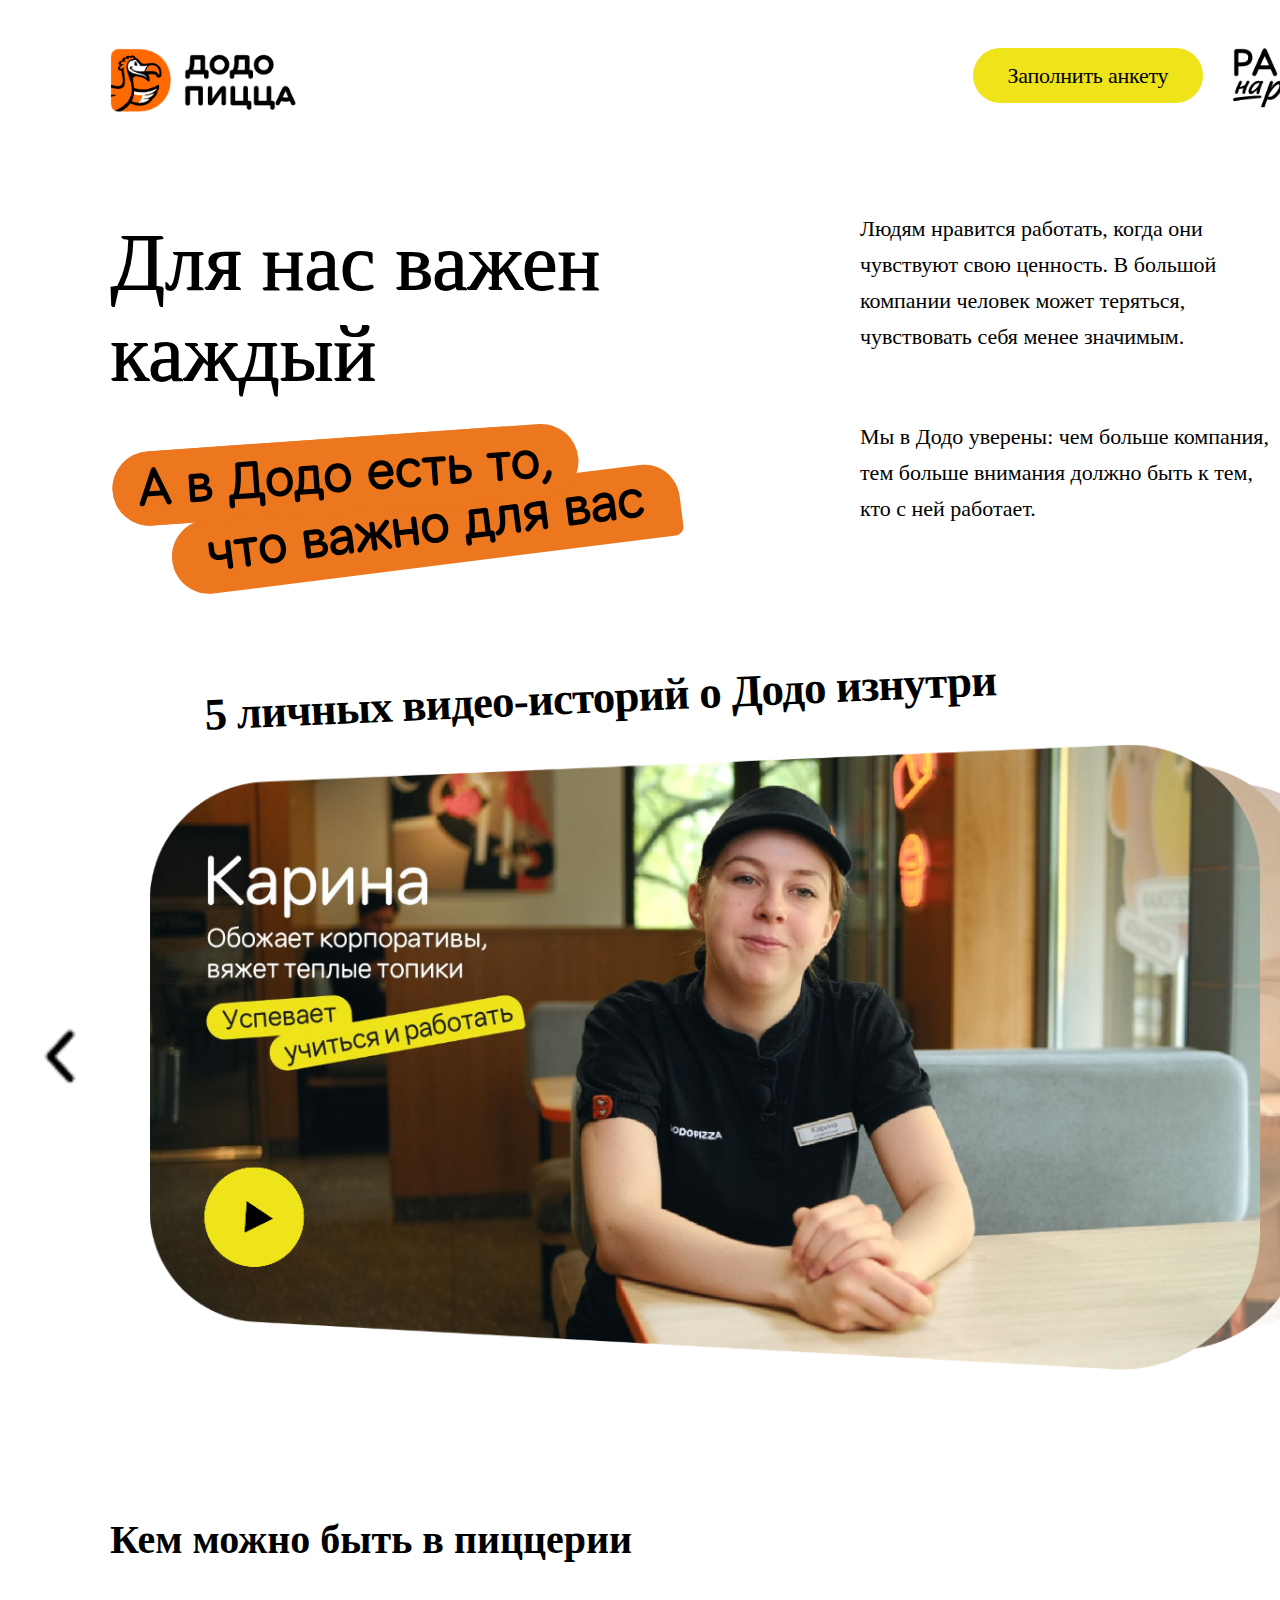
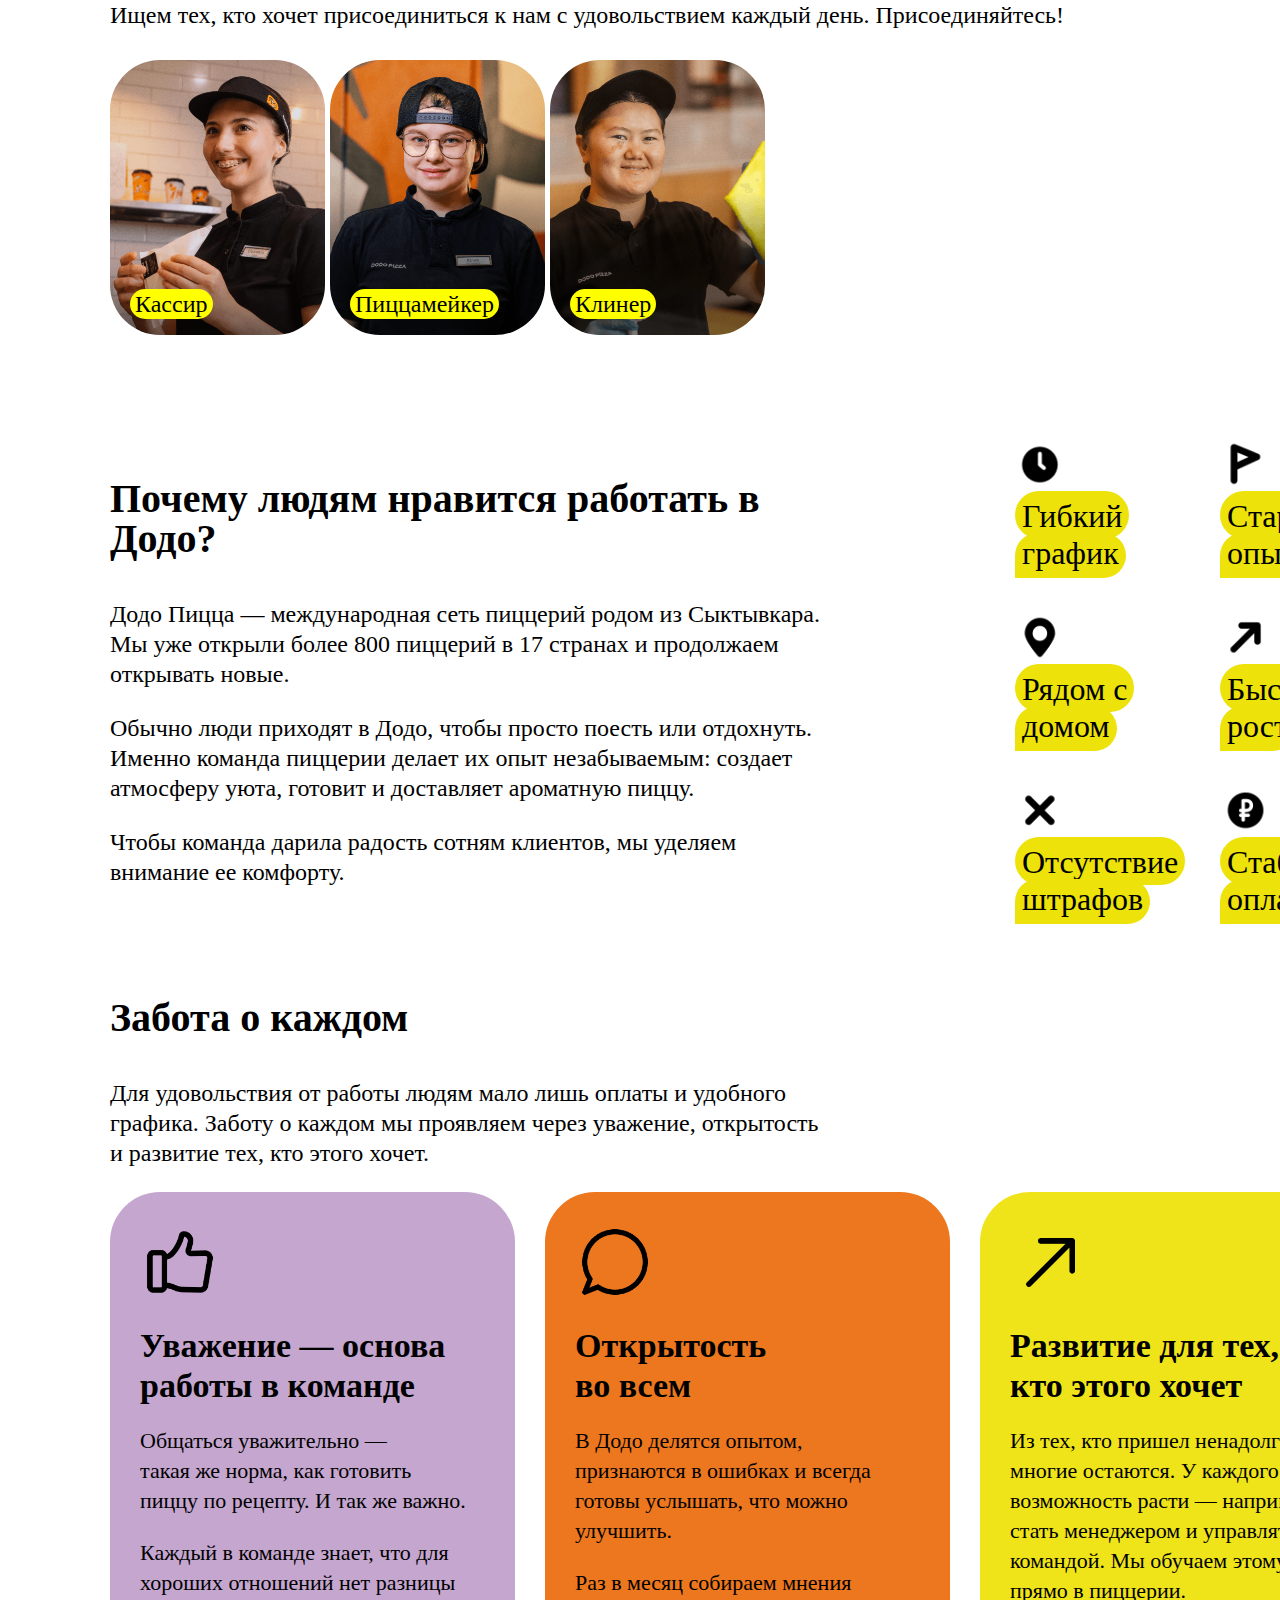
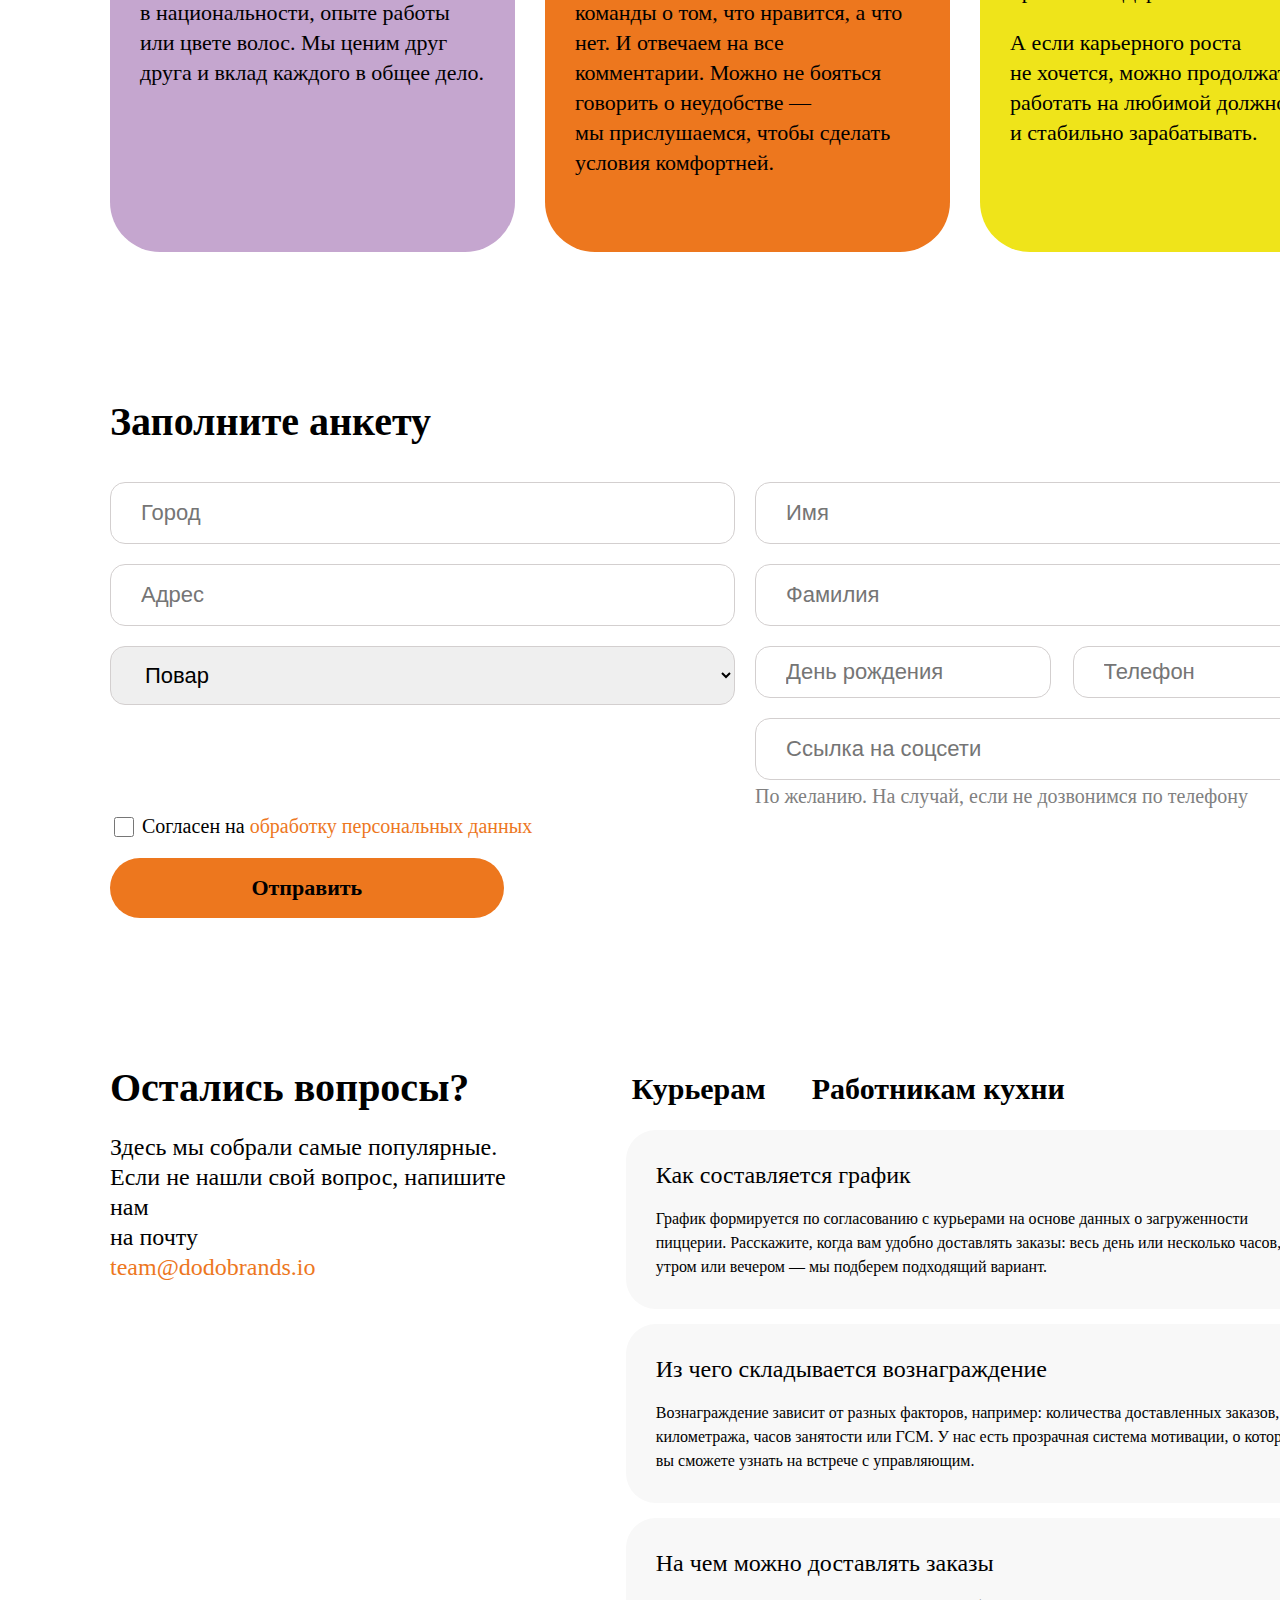
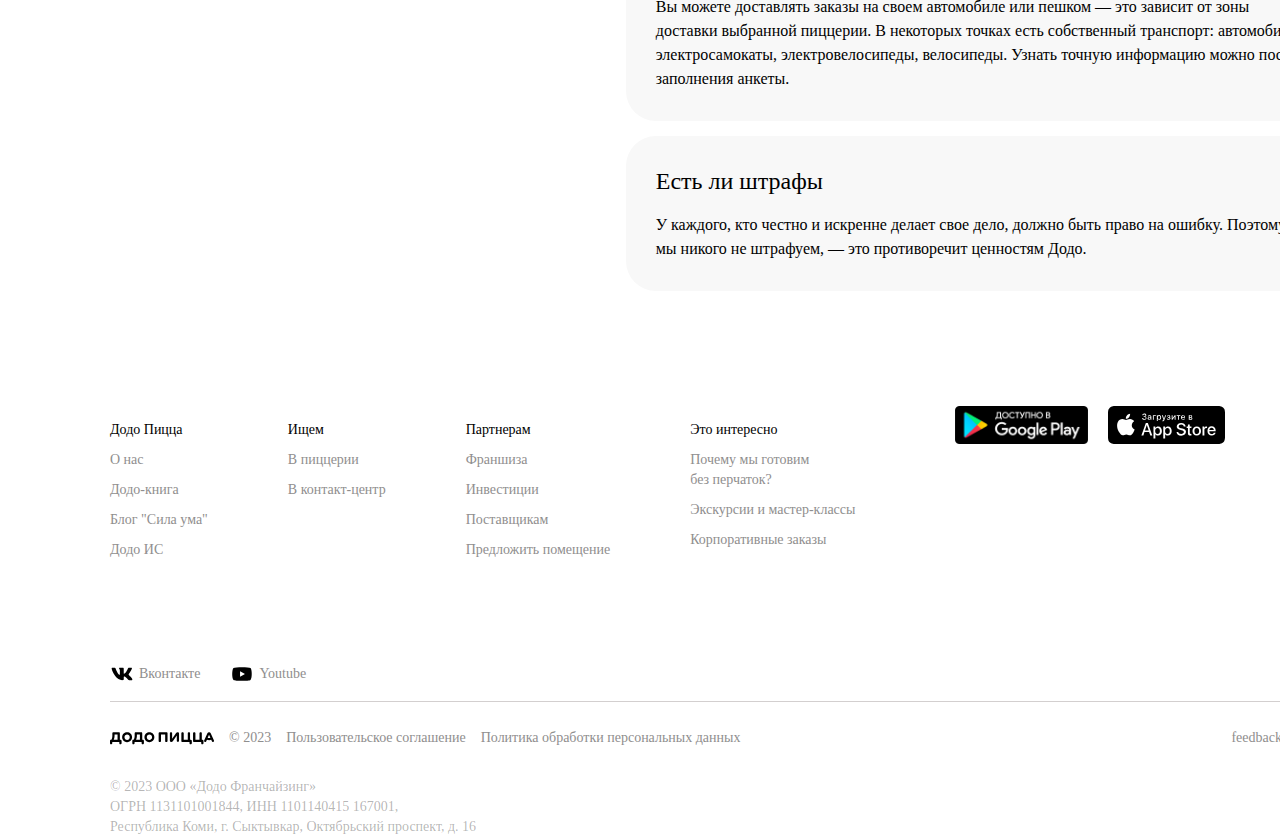
<file: Homework1_2/index.html>
<!DOCTYPE html>
<html>
<head>
    <title>Работа в Додо Пицце</title>
    <meta charset="UTF-8">
    <style>
        @font-face {
            font-family: "Dodo Rounded";
            src: url("https://db.onlinewebfonts.com/t/9b424ab5e96ee96f675c922ff9c6aff3.eot");
            src: url("https://db.onlinewebfonts.com/t/9b424ab5e96ee96f675c922ff9c6aff3.eot?#iefix") format("embedded-opentype"),
            url("https://db.onlinewebfonts.com/t/9b424ab5e96ee96f675c922ff9c6aff3.woff2") format("woff2"),
            url("https://db.onlinewebfonts.com/t/9b424ab5e96ee96f675c922ff9c6aff3.woff") format("woff"),
            url("https://db.onlinewebfonts.com/t/9b424ab5e96ee96f675c922ff9c6aff3.ttf") format("truetype"),
            url("https://db.onlinewebfonts.com/t/9b424ab5e96ee96f675c922ff9c6aff3.svg#Dodo Rounded") format("svg");
        }

        * {

        }

        body {
            font-family: "Dodo Rounded";
            margin: 0;
        }

        button {
            font-family: "Dodo Rounded";
        }

        #root {
            display: block;
            width: 1500px;
            margin-left: auto;
            margin-right: auto;
        }

        img {
            margin: 0;
        }

        button {
            margin: 0;
        }

        .navbar {
            display: flex;
            justify-content: space-between;
            padding: 48px 0 24px;
        }

        .navbar > img {
            height: 65px;
        }

        .navbar--logo {
            margin-left: 110px;
        }

        .navbar--right {
            display: flex;
            margin-right: 125px;
        }

        .navbar--right > img {
            height: 60px;
        }

        .navbar--right > button {
            height: 55px;
            width: 230px;
            margin-right: 30px;
            background-color: #efe41a;
            font-size: 22px;
            line-height: 36px;
            font-weight: 500;
            letter-spacing: -.01em;
            color: #000;
            border: 0;
            border-radius: 100px;
            transition: 0.5s;
        }

        .navbar--right > button:hover {
            background-color: #ed771e;
            transition: 0.5s;
        }

        .hero {
            display: flex;
            justify-content: space-between;
            margin-top: 10px;
            margin-left: 110px;
            margin-right: 220px;
        }

        .hero--left {
            width: 600px
        }

        .hero--left > p {
            margin-top: 70px;
            margin-left: 0;
            margin-bottom: 20.34px;
            font-size: 80px;
            text-shadow: 1px 1px #000;
        }

        .hero--right {
            width: 420px;
        }

        .hero--right > p {
            padding-right: 0;
            max-width: unset;
            margin-top: 64px;
            font-size: 22px;
            line-height: 36px;
            font-weight: 400;
            color: #000;
        }

        .slideshow {
            display: flex;
            margin-left: 110px;
            flex-direction: column;
            align-items: center;
            margin-top: 40px;
            margin-left: 0;
        }

        .slideshow > p {
            margin: 30px 200px 30px 100px;
            padding-right: 200px;
            font-size: 45px;
            font-weight: bold;
            line-height: 40px;
            letter-spacing: -.8px;
            transform: rotate(-2.5deg);
        }

        .slideshow--preview {
            width: 1200px;
        }

        .slideshow--pic {
            display: flex;
            justify-content: space-between;
        }

        .slideshow--pic > img {
            align-self: center;
            border-radius: 100px;
        }

        .slideshow--pic--leftarrow {
            width: 80px;
            margin-right: 50px;
            transform: rotate(90deg);
        }

        .slideshow--pic--rightarrow {
            width: 80px;
            margin-left: 50px;
            transform: rotate(270deg);
        }

        .stories {
            margin-top: 150px;
            margin-left: 110px;
        }

        .stories--heading {
            font-weight: bold;
            font-size: 40px;
            line-height: 40px;
            color: #000;
        }

        .stories--message {
            font-size: 24px;
            line-height: 30px;
            color: #000;
            margin-bottom: 30px;
        }

        .cards {
            display: flex;
            margin-top: 10px;
        }

        .card {
            position: relative;
            margin-right: 5px;
        }

        .card > img {
            width: 215px;
            height: 275px;
            border-radius: 50px;
        }

        .card--title {
            position: absolute;
            margin-top: -50px;
            margin-left: 20px;;
            padding-left: 5px;
            padding-right: 5px;
            background-color: yellow;
            border-radius: 100px;

        }

        .card--title > p {
            margin: 0;
            font-size: 24px;
            line-height: 30px;
            color: #000;
        }

        .advantages {
            display: flex;
            justify-content: space-between;
            margin-top: 100px;
            margin-left: 110px;
        }

        .advantages--text {
            width: 730px;
        }

        .advantages--heading {
            font-weight: bold;
            font-size: 40px;
            line-height: 40px;
            color: #000;
        }

        .advantages--message {
            font-size: 24px;
            line-height: 30px;
            color: #000;
        }

        .advantages--icons {
            margin-right: 120px;
        }

        .advantages--icons--row {
            display: flex;
            justify-content: space-between;
        }

        .advantages--icon--item {
            width: 160px;
            margin-left: 45px;
            margin-bottom: 40px;
        }

        .advantages--icon--item > img {
            width: 50px;
        }

        .advantages--icon--item > p {
            margin: 0;
            margin-top: 5px;
            font-size: 32px;
        }

        .advantages--icon--item span {
            display: inline;
            background-color: #ede209;
        }

        .top--span {
            padding: 7px 7px 5px 7px;
            border-top-right-radius: 25px;
            border-top-left-radius: 25px;
            border-bottom-right-radius: 25px;
            border-bottom-left-radius: 25px;
        }

        .bottom--span {
            border-top-right-radius: 25px;
            border-top-left-radius: 25px;
            border-bottom-right-radius: 25px;
            padding: 2px 7px 7px 7px;
        }

        .details {
            margin-left: 110px;
        }

        .details--heading {
            font-weight: bold;
            font-size: 40px;
            line-height: 40px;
            color: #000;
        }

        .details--message {
            width: 710px;
            font-size: 24px;
            line-height: 30px;
            color: #000;
        }

        .details--cards {
            display: flex;
            margin-left: auto;
            margin-right: auto;
        }

        .details--cards--item {
            width: 345px;
            height: 600px;
            background-color: #C5A6CF;
            margin-right: 30px;
            padding: 30px;
            border-radius: 50px;
        }

        .details--cards--item > img {
            width: 80px;
        }

        .details--cards--item--heading {
            font-weight: bold;
            font-size: 34px;
            line-height: 40px;
            color: #000;
            margin-top: 20px;
            margin-bottom: 20px;
        }

        .details--cards--item--message {
            font-size: 22px;
            line-height: 30px;
            color: #000;
            margin-top: 15px;
        }

        .div--form {
            margin-top: 150px;
            margin-right: 120px;
            margin-left: 110px;
        }

        .div--form--div {
            display: flex;
        }

        .form--heading {
            font-weight: bold;
            font-size: 40px;
            line-height: 40px;
            color: #000;
        }

        .form--left {
            display: flex;
            flex-direction: column;
            width: 50%;
        }

        .form--right {
            display: flex;
            flex-direction: column;
            width: 50%;
        }

        .form--city, .form--region, .form--profession {
            font-size: 22px;
            line-height: 30px;
            padding: 15px 0 15px 30px;
            border: 1px solid rgb(211, 207, 207);
            border-radius: 15px;
            margin-bottom: 20px;
            margin-right: 10px;
        }

        optgroup {
            font-size: 22px;
        }

        .form--right--row {
            display: flex;
        }

        .form--name, .form--lastname, .form--url {
            font-size: 22px;
            line-height: 30px;
            padding: 15px 0 15px 30px;
            border: 1px solid rgb(211, 207, 207);
            border-radius: 15px;
            margin-bottom: 20px;
            margin-left: 10px;
        }

        .form--url {
            margin-bottom: 0;
        }

        .form--date--div {
            width: 50%;
        }

        .form--date, .form--number {
            font-size: 22px;
            line-height: 30px;
            padding: 10px 0 10px 30px;
            border: 1px solid rgb(211, 207, 207);
            border-radius: 15px;
            margin-bottom: 20px;
            margin-left: 10px;
        }

        .form--date {
            width: 83%;
        }

        .form--number--div {
            width: 50%;
        }

        .form--number {
            width: 86%;
        }

        .form--right--hint {
            color: grey;
            font-size: 20px;
            margin-top: 5px;
            margin-left: 10px;
        }

        .form--checkbox--label {
            display: flex;
            align-items: center;
            font-size: 20px;
            margin-top: 70px;
        }

        .form--checkbox--label > p {
            margin-left: 5px;
        }

        .form--checkbox--label > p > a {
            text-decoration: none;
            color: #ed771e
        }

        input.form--checkbox {
            width: 20px;
            height: 20px;
            background-color: #d6c5b3;
            border: 0;
            outline: none;
        }

        .form--submit {
            width: 62%;
            background-color: #ed771e;
            font-size: 22px;
            font-weight: bold;
            line-height: 30px;
            border: 0;
            border-radius: 100px;
            padding: 15px;
            transition: 0.5s;
        }

        .form--submit:hover {
            background-color: #efe41a;
            transition: 0.5s;
        }

        .questions {
            display: flex;
            vertical-align: top;
            margin-top: 150px;
            margin-right: 120px;
            margin-left: 110px;
        }

        .questions--left {
            width: 700px;
        }

        .questions--right {
            display: flex;
            flex-direction: column;
            margin-left: 100px;
        }

        .questions--heading {
            font-weight: bold;
            font-size: 40px;
            line-height: 40px;
            color: #000;
            margin: 0;
        }

        .questions--message {
            font-size: 24px;
            line-height: 30px;
            color: #000;
        }

        .questions--mailto {
            text-decoration: none;
            color: #ed771e;
        }

        .questions--right--choose > button {
            font-weight: bold;
            font-size: 30px;
            line-height: 40px;
            color: #000;
            border: none;
            background-color: inherit;
            margin-right: 30px;
            margin-bottom: 20px;
        }

        .questions--right {
            width: 100%;

        }

        .questions--right--slider {
            font-size: 24px;
            line-height: 30px;
            color: #000;
            background-color: #f8f8f8;
            border: 0;
            border-radius: 30px;
            padding: 30px 0 30px 30px;
            margin-bottom: 15px;
            transition: 0.5s;
        }

        .slider--upper {
            display: flex;
            justify-content: space-between;
            font-size: 24px;
            line-height: 30px;
            color: #000;
            background-color: #f8f8f8;
            border: 0;
            margin-bottom: 15px;
            transition: 0.5s;
        }

        .slider--upper > img {
            align-self: start;
            transform: rotate(180deg);
        }

        .questions--right--slider:hover {
            background-color: #e2e2e2;
            transition: 0.5s;
        }

        .slider--upper {
            background-color: transparent;
        }

        .slider--upper > p {
            margin: 0;
        }

        .slider--lower {
            width: 90%;
        }

        .slider--lower > p {
            font-size: 16px;
            line-height: 24px;
            margin: 0;
        }

        .slider--upper > img {
            align-self: start;
            margin-right: 30px;
        }


        .footer {
            margin-top: 100px;
            margin-right: 120px;
            margin-left: 110px;
        }

        .footer--information {
            display: flex;
            margin-bottom: 80px;
        }

        .footer--blog, .footer--looking, .footer--partners, .footer--interesting {
            display: flex;
            flex-direction: column;
            font-size: 14px;
            line-height: 20px;
            margin-right: 80px;
        }

        .footer--blog > p, .footer--looking > p, .footer--partners > p, .footer--interesting > p {
            color: #000;
            margin-bottom: 10px;
        }

        .footer--blog > a, .footer--looking > a, .footer--partners > a, .footer--interesting > a {
            text-decoration: none;
            color: rgb(143, 142, 142);
            margin-bottom: 10px;
        }

        .footer-download {
            display: flex;
            align-content: end;
        }

        .download--googleplay, .download--appstore {
            height: 38px;
            align-self: start;
            margin-left: 20px;
        }

        .footer--social {
            display: flex;
        }

        .footer--social > a {
            display: flex;
            text-decoration: none;
            font-size: 14px;
            line-height: 20px;
            color: rgb(143, 142, 142);
            margin-right: 30px;
        }

        .footer--social > a > img {

            margin-right: 5px;
        }

        hr {
            height: 1px;
            margin-top: 3px;
            background-color: rgb(211, 207, 207);
            border: none;
        }

        .footer--license {
            display: flex;
            justify-content: space-between;
            font-size: 14px;
            line-height: 20px;
            margin-top: 26px;
        }

        .footer--license--left {
            display: flex;
        }

        .footer--license--left > img {
            height: 13px;
            align-self: start;
            margin-top: 4px;
            margin-right: 15px;
        }

        .footer--license--left > p {
            align-self: start;
            color: rgb(143, 142, 142);
            margin-top: 0;
            margin-right: 15px;
            padding-top: 0;
        }

        .footer--license--left > a {
            align-self: start;
            text-decoration: none;
            color: rgb(143, 142, 142);
            margin-right: 15px;
        }

        .footer--license--right > a {
            align-self: start;
            text-decoration: none;
            color: rgb(143, 142, 142);
        }

        .footer--address {
            margin: 15px 0 0 0;
            font-size: 14px;
            line-height: 20px;
            font-weight: 400;
            color: rgba(0, 0, 0, .3);
        }

        .footer--address > p {
            margin: 0;
        }
    </style>
</head>
<body>
<div id="root">
    <div class="navbar">
        <img src="./images/logo.png" class="navbar--logo">
        <div class="navbar--right">
            <button>Заполнить анкету</button>
            <img src="./images/logo_2.png">
        </div>
    </div>
    <div class="hero">
        <div class="hero--left">
            <p>Для нас важен каждый</p>
            <img src="./images/slogan_1784115660.svg"/>
        </div>
        <div class="hero--right">
            <p>Людям нравится работать, когда они чувствуют свою ценность. В большой компании человек может теряться,
                чувствовать себя менее значимым.</p>
            <p>Мы в Додо уверены: чем больше компания, тем больше внимания должно быть к тем, кто с ней работает.</p>
        </div>
    </div>
    <div class="slideshow">
        <p>5 личных видео-историй о Додо изнутри</p>
        <div class="slideshow--pic">
            <img src="./images/slideshow_arrow.png" class="slideshow--pic--leftarrow"/>
            <img src="./images/dodo_slideshow_screenshot.png" class="slideshow--preview"/>
            <img src="./images/slideshow_arrow.png" class="slideshow--pic--rightarrow"/>
        </div>
    </div>
    <div class="stories">
        <p class="stories--heading">Кем можно быть в пиццерии</p>
        <p class="stories--message">Ищем тех, кто хочет присоединиться к нам с удовольствием каждый день.
            Присоединяйтесь!</p>
        <div class="cards">
            <div class="card">
                <img src="./images/pos3_dac3f8e2ff.png"/>
                <div class="card--title"><p>Кассир</p></div>
            </div>
            <div class="card">
                <img src="./images/pos4_305a98c676.png"/>
                <div class="card--title"><p>Пиццамейкер</p></div>
            </div>
            <div class="card">
                <img src="./images/pos2_5fa68f4d3e.png"/>
                <div class="card--title"><p>Клинер</p></div>
            </div>
            <div class="card"></div>
            <div class="card"></div>
        </div>
    </div>
    <div class="advantages">
        <div class="advantages--text">
            <p class="advantages--heading">Почему людям нравится работать в Додо?</p>
            <p class="advantages--message">Додо Пицца — международная сеть пиццерий родом из Сыктывкара. Мы уже открыли
                более 800 пиццерий в 17 странах и продолжаем открывать новые.</p>
            <p class="advantages--message">Обычно люди приходят в Додо, чтобы просто поесть или отдохнуть. Именно
                команда пиццерии делает их опыт незабываемым: создает атмосферу уюта, готовит и доставляет ароматную
                пиццу.</p>
            <p class="advantages--message">Чтобы команда дарила радость сотням клиентов, мы уделяем внимание ее
                комфорту.</p>
        </div>
        <div class="advantages--icons">
            <div class="advantages--icons--row">
                <div class="advantages--icon--item">
                    <img src="./images/like1_f2e04214ac.png"/>
                    <p>
                        <span class="top--span">Гибкий</span><br>
                        <span class="bottom--span">график</span>
                    </p>
                </div>
                <div class="advantages--icon--item">
                    <img src="./images/like2_f8932643ba.png"/>
                    <p>
                        <span class="top--span">Старт без</span><br>
                        <span class="bottom--span">опыта</span>
                    </p>
                </div>
            </div>
            <div class="advantages--icons--row">
                <div class="advantages--icon--item">
                    <img src="./images/like3_3aff907dbf.png"/>
                    <p>
                        <span class="top--span">Рядом с</span><br>
                        <span class="bottom--span">домом</span>
                    </p>
                </div>
                <div class="advantages--icon--item">
                    <img src="./images/like4_119128e92f.png"/>
                    <p>
                        <span class="top--span">Быстрый</span><br>
                        <span class="bottom--span">рост</span>
                    </p>
                </div>
            </div>
            <div class="advantages--icons--row">
                <div class="advantages--icon--item">
                    <img src="./images/like5_b734e34ece.png"/>
                    <p>
                        <span class="top--span">Отсутствие</span><br>
                        <span class="bottom--span">штрафов</span>
                    </p>
                </div>
                <div class="advantages--icon--item">
                    <img src="./images/like6_762bbc69bd.png"/>
                    <p>
                        <span class="top--span">Стабильная</span><br>
                        <span class="bottom--span">оплата</span>
                    </p>
                </div>
            </div>
        </div>
    </div>
    <div class="details">
        <p class="details--heading">
            Забота о каждом
        </p>
        <p class="details--message">
            Для удовольствия от работы людям мало лишь оплаты и удобного<br> графика. Заботу о каждом мы проявляем через
            уважение, открытость<br> и развитие тех, кто этого хочет.
        </p>
        <div class="details--cards">
            <div class="details--cards--item">
                <img src="./images/thumb_up_2x_9db44b36eb.png" style="background-color: #C5A6CF;"/>
                <p class="details--cards--item--heading">Уважение — основа<br> работы в команде</p>
                <p class="details--cards--item--message">Общаться уважительно —<br> такая же норма, как готовить<br>
                    пиццу по рецепту. И так же важно. </p>
                <p class="details--cards--item--message">
                    Каждый в команде знает, что для<br> хороших отношений нет разницы<br> в национальности, опыте работы<br>
                    или цвете волос. Мы ценим друг<br> друга и вклад каждого в общее дело.</p>
            </div>
            <div class="details--cards--item" style="background-color: #ED771E;">
                <img src="./images/message_2x_a19d7f1375.png"/>
                <p class="details--cards--item--heading">Открытость<br> во всем</p>
                <p class="details--cards--item--message">В Додо делятся опытом,<br> признаются в ошибках и всегда<br>
                    готовы услышать, что можно<br> улучшить. </p>
                <p class="details--cards--item--message">
                    Раз в месяц собираем мнения<br> команды о том, что нравится, а что<br> нет. И отвечаем на все<br>
                    комментарии. Можно не бояться<br> говорить о неудобстве —<br> мы прислушаемся, чтобы сделать<br>
                    условия комфортней.</p>
            </div>
            <div class="details--cards--item" style="background-color: #EFE41A;">
                <img src="./images/details_arrow.png"/>
                <p class="details--cards--item--heading">Развитие для тех,<br> кто этого хочет</p>
                <p class="details--cards--item--message">Из тех, кто пришел ненадолго,<br> многие остаются. У каждого
                    есть<br> возможность расти — например,<br> стать менеджером и управлять<br> командой. Мы обучаем
                    этому<br> прямо в пиццерии. </p>
                <p class="details--cards--item--message">
                    А если карьерного роста<br> не хочется, можно продолжать<br> работать на любимой должности<br> и
                    стабильно зарабатывать.</p>
                </p>
            </div>
        </div>
    </div>
    <div class="div--form">
        <p class="form--heading">Заполните анкету</p>
        <form method="POST" action="/authorize/sendToEmail">
            <div class="div--form--div">
                <div class="form--left">
                    <input name="city" class="form--city" type="text" list="cities" placeholder="Город" required>
                    <datalist id="cities">
                        <option>Казань</option>
                    </datalist>
                    <input name="address" class="form--region" type="text" list="regions" placeholder="Адрес" required>
                    <datalist id="regions">
                        <option>Приволжский район</option>
                    </datalist>
                    <select name="profession" class="form--profession" required>
                        <optgroup>
                            <option>Повар</option>
                            <option>Кассир</option>
                            <option>Администратор</option>
                        </optgroup>
                    </select>
                    <label for="form--checkbox" class="form--checkbox--label">
                        <input id="form--checkbox" class="form--checkbox" type="checkbox" required>
                        <p>Согласен на <a href="www.google.com">обработку персональных данных</a></p>
                    </label>
                    <button class="form--submit" type="submit">Отправить</button>
                </div>
                <div class="form--right">
                    <input name="name" class="form--name" type="text" placeholder="Имя" required>
                    <input name="lastname" class="form--lastname" type="text" placeholder="Фамилия" required>
                    <div class="form--right--row">
                        <div class="form--date--div">
                            <input class="form--date" type="text" name="numberInput" placeholder="День рождения"
                                   title="День рождения" required>
                        </div>
                        <div class="form--number--div">
                            <input name="phone" class="form--number" type="number" placeholder="Телефон" required>
                        </div>
                    </div>
                    <input name="social" class="form--url" type="email" placeholder="Ссылка на соцсети">
                    <p class="form--right--hint">По желанию. На случай, если не дозвонимся по телефону</p>
                </div>
            </div>
        </form>
    </div>
    <div class="questions">
        <div class="questions--left">
            <p class="questions--heading">Остались вопросы?</p>
            <p class="questions--message">
                Здесь мы собрали самые популярные.<br>
                Если не нашли свой вопрос, напишите нам<br> на почту<br>
                <a href="www.google.com" class="questions--mailto">team@dodobrands.io</a>
            </p>
        </div>
        <div class="questions--right">
            <div class="questions--right--choose">
                <button>Курьерам</button>
                <button>Работникам кухни</button>
            </div>
            <div class="questions--right--slider">
                <div class="slider--upper">
                    <p>Как составляется график</p>
                    <img src="./images/slideshow_arrow.png">
                </div>
                <div class="slider--lower">
                    <p>График формируется по согласованию с курьерами на основе данных о загруженности пиццерии.
                        Расскажите, когда вам удобно доставлять заказы: весь день или несколько часов, утром или вечером
                        — мы подберем подходящий вариант.</p>
                </div>
            </div>
            <div class="questions--right--slider">
                <div class="slider--upper">
                    <p>Из чего складывается вознаграждение</p>
                    <img src="./images/slideshow_arrow.png">
                </div>
                <div class="slider--lower">
                    <p>Вознаграждение зависит от разных факторов, например: количества доставленных заказов,
                        километража, часов занятости или ГСМ. У нас есть прозрачная система мотивации, о которой вы
                        сможете узнать на встрече с управляющим.</p>
                </div>
            </div>
            <div class="questions--right--slider">
                <div class="slider--upper">
                    <p>На чем можно доставлять заказы</p>
                    <img src="./images/slideshow_arrow.png">
                </div>
                <div class="slider--lower">
                    <p>Вы можете доставлять заказы на своем автомобиле или пешком — это зависит от зоны доставки
                        выбранной пиццерии. В некоторых точках есть собственный транспорт: автомобили, электросамокаты,
                        электровелосипеды, велосипеды. Узнать точную информацию можно после заполнения анкеты.</p>
                </div>
            </div>
            <div class="questions--right--slider">
                <div class="slider--upper">
                    <p>Есть ли штрафы</p>
                    <img src="./images/slideshow_arrow.png">
                </div>
                <div class="slider--lower">
                    <p>У каждого, кто честно и искренне делает свое дело, должно быть право на ошибку. Поэтому мы никого
                        не штрафуем, — это противоречит ценностям Додо.</p>
                </div>
            </div>
        </div>
    </div>
    <div class="footer">
        <div class="footer--information">
            <div class="footer--blog">
                <p class="footer--blog--heading">Додо Пицца</p>
                <a href="#" class="footer--blog--link">О нас</a>
                <a href="#" class="footer--blog--link">Додо-книга</a>
                <a href="#" class="footer--blog--link">Блог "Сила ума"</a>
                <a href="#" class="footer--blog--link">Додо ИС</a>
            </div>
            <div class="footer--looking">
                <p class="footer--looking--heading">Ищем</p>
                <a href="#" class="footer--looking--link">В пиццерии</a>
                <a href="#" class="footer--looking--link">В контакт-центр</a>
            </div>
            <div class="footer--partners">
                <p class="footer--partners--heading">Партнерам</p>
                <a href="#" class="footer--partners--link">Франшиза</a>
                <a href="#" class="footer--partners--link">Инвестиции</a>
                <a href="#" class="footer--partners--link">Поставщикам</a>
                <a href="#" class="footer--partners--link">Предложить помещение</a>
            </div>
            <div class="footer--interesting">
                <p class="footer--interesting--heading">Это интересно</p>
                <a href="#" class="footer--interesting--link">Почему мы готовим<br> без перчаток?</a>
                <a href="#" class="footer--interesting--link">Экскурсии и мастер-классы</a>
                <a href="#" class="footer--interesting--link">Корпоративные заказы</a>
            </div>
            <div class="footer-download">
                <img class="download--googleplay" src="./images/googleplay_271ed894bd.png">
                <img class="download--appstore" src="./images/appstore_476166ec50.svg">
            </div>
        </div>
        <div class="footer--social">
            <a href="#" class="footer--social--vk">
                <img src="./images/vk_g_a505792c5c.svg">
                <p>Вконтакте</p>
            </a>
            <a href="#" class="footer--social--yt">
                <img src="./images/youtube_g_3930a841c3.svg">
                <p>Youtube</p>
            </a>
        </div>
        <hr>
        <div class="footer--license">
            <div class="footer--license--left">
                <img src="./images/dodo_pizza_footer.svg">
                <p>© 2023</p>
                <a href="#">Пользовательское соглашение</a>
                <a href="#">Политика обработки персональных данных</a>
            </div>
            <div class="footer--license--right">
                <a href="#">feedback@dodopizza.com</a>
            </div>
        </div>
        <div class="footer--address">
            <p>© 2023 ООО «Додо Франчайзинг»</p>
            <p>ОГРН 1131101001844, ИНН 1101140415 167001,</p>
            <p>Республика Коми, г. Сыктывкар, Октябрьский проспект, д. 16</p>
        </div>
    </div>
</div>
</body>
</html>
</file>
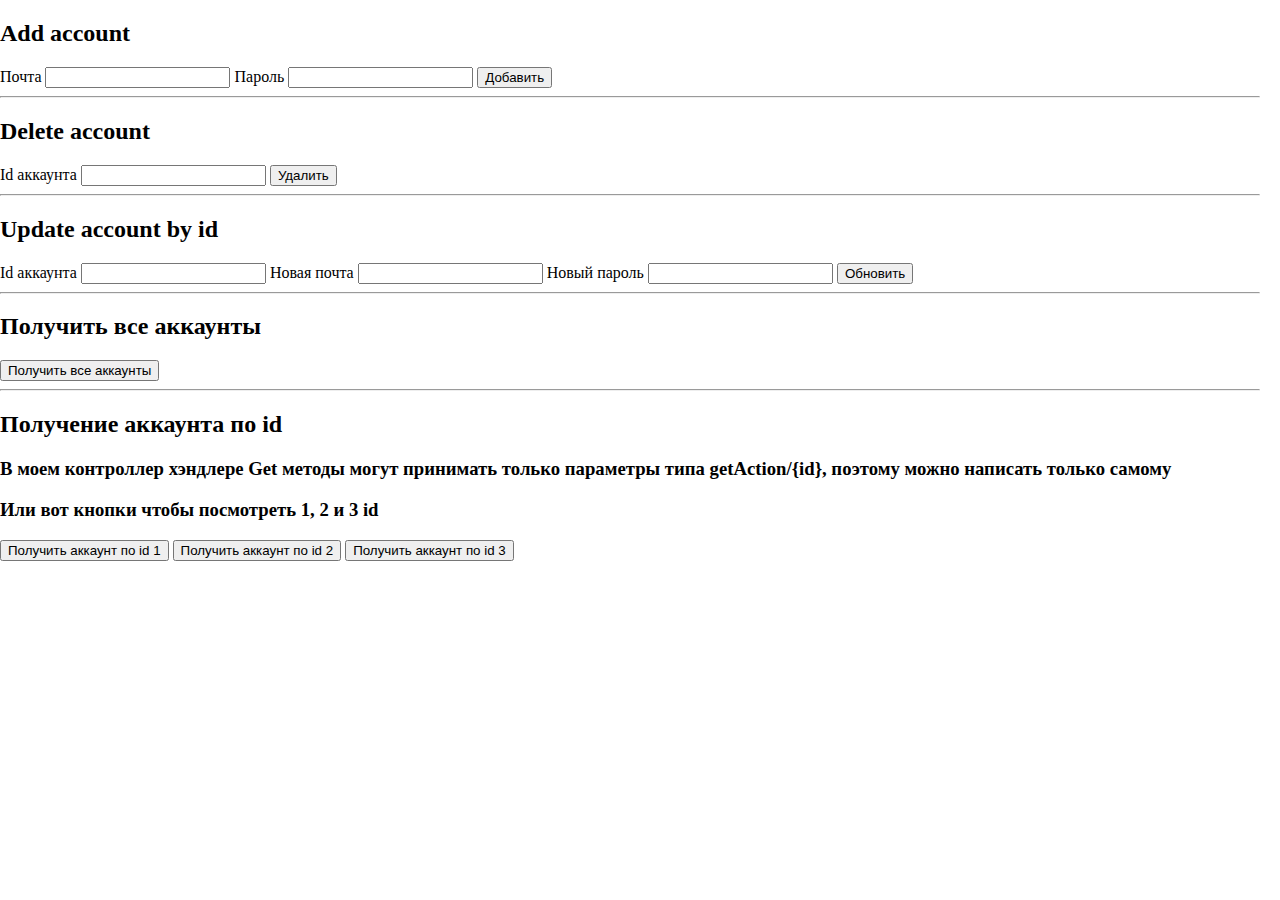
<file: Homework8/static/index.html>
<!DOCTYPE html>
<html lang="en">
<head>
    <meta charset="UTF-8">
    <title>Account Editor</title>
</head>
<body style="margin: 20px 20px 20px 0">
    <div>
        <h2>Add account</h2>
        <form method="post" action="account/add">
            <label for="email_add">Почта</label>
            <input id="email_add" name="email" type="email" required/>
            <label for="password">Пароль</label>
            <input id="password" name="password" type="password" required/>
            <button type="submit">Добавить</button>
        </form>
    </div>
    <hr>
    <div>
        <h2>Delete account</h2>
        <form method="post" action="Account/Delete">
            <label for="id_delete">Id аккаунта</label>
            <input id="id_delete" name="id" type="number" required/>
            <button type="submit">Удалить</button>
        </form>
    </div>
    <hr>
    <div>
        <h2>Update account by id</h2>
        <form method="post" action="Account/Update">
            <label for="id_update">Id аккаунта</label>
            <input id="id_update" name="id" type="number" required/>
            <label for="email_update">Новая почта</label>
            <input id="email_update" name="email" type="email" required/>
            <label for="password_update">Новый пароль</label>
            <input id="password_update" name="password" type="password" required/>
            <button type="submit">Обновить</button>
        </form>
    </div>
    <hr>
    <div>
        <h2>Получить все аккаунты</h2>
        <button onclick="location.href = 'Account/GetAll'">Получить все аккаунты</button>
    </div>
    <hr>
    <div>
        <h2>Получение аккаунта по id</h2>
        <h3>В моем контроллер хэндлере Get методы могут принимать только параметры типа getAction/{id}, поэтому можно написать только самому</h3>
        <h3>Или вот кнопки чтобы посмотреть 1, 2 и 3 id</h3>
        <button onclick="location.href = 'Account/GetById/1'">Получить аккаунт по id 1</button>
        <button onclick="location.href = 'Account/GetById/2'">Получить аккаунт по id 2</button>
        <button onclick="location.href = 'Account/GetById/3'">Получить аккаунт по id 3</button>
    </div>
</body>
</html>
</file>
